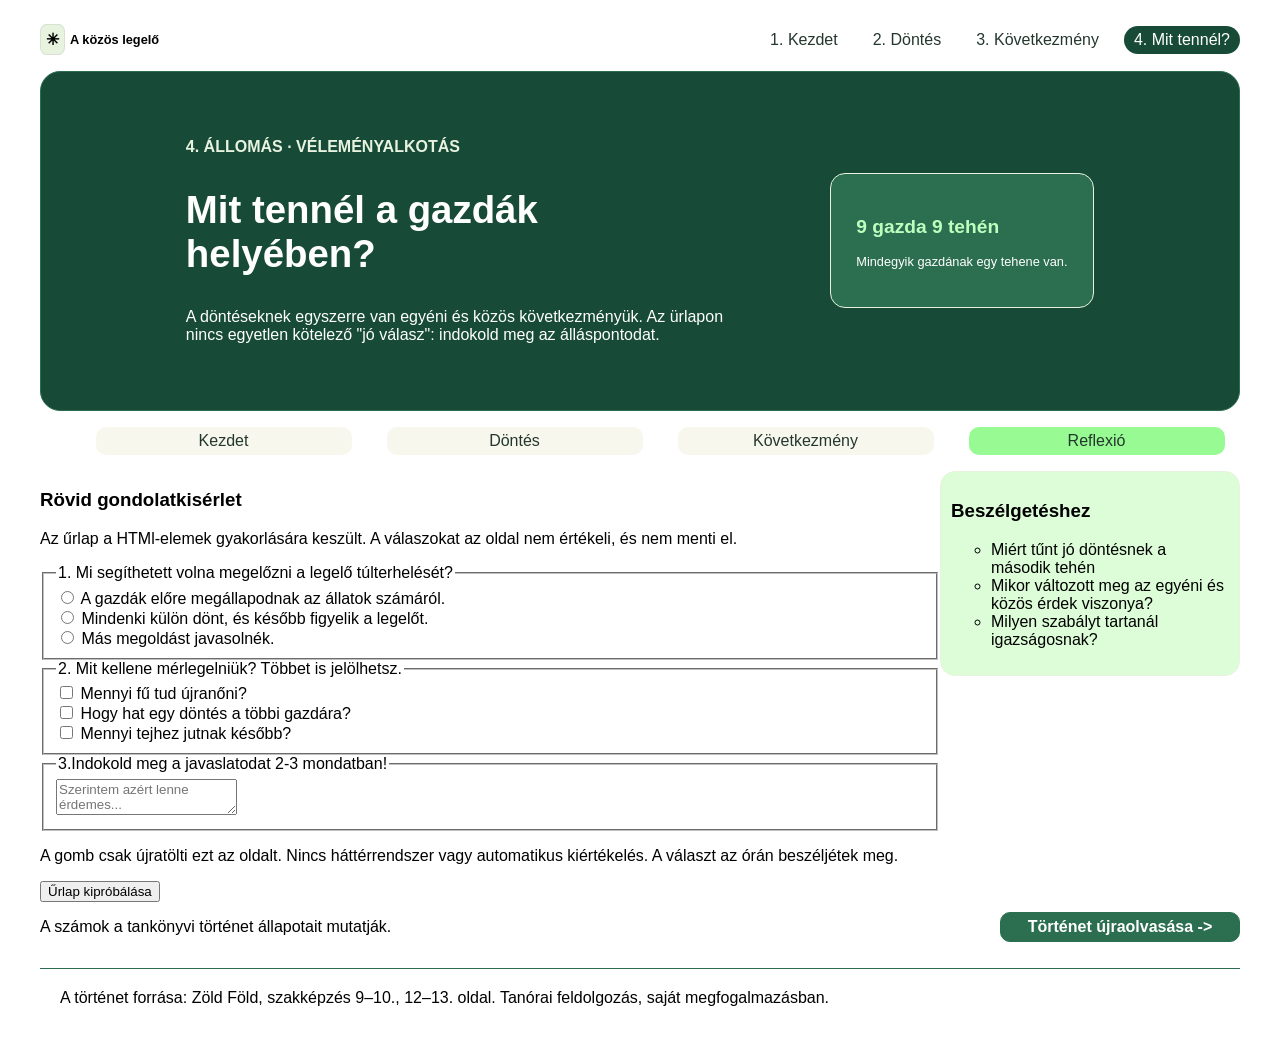
<file: urlap.html>
<!DOCTYPE html>
<html lang="hu">
  <head>
    <meta charset="UTF-8" />
    <meta name="viewport" content="width=device-width, initial-scale=1.0" />
    <title>A közös legelő</title>
    <meta
      name="keywords"
      content="oldal,brutal,gyilkos,megol,vege,soha,tobbet"
    />
    <meta
      name="description"
      content="gyilkos orai gyakorlo feladat, a vegzet kezdete, halal"
    />
    <link rel="stylesheet" href="main.css" />
    <link rel="stylesheet" href="flex_elrendezes.css" />
  </head>
  <body>
    <main>
      <header>
        <div id="logo">
        <p>✳</p>
        <h1>A közös legelő</h1>
    </div>
        <nav id="felso_navigacio">
          <ul>
            <li ><a href="" >1. Kezdet</a></li>
            <li><a href="index.html">2. Döntés</a></li>
            <li><a href="">3. Következmény</a></li>
            <li class="active"><a href="urlap.html" class="active">4. Mit tennél?</a></li>
          </ul>
        </nav>
      </header>
      <section id="felso_section">
        <div id="allomas">
          <p class="zoldszoveg">4. állomás · véleményalkotás</p>
          <h1 class="nagyobb">Mit tennél a gazdák helyében?</h1>
          <p>
            A döntéseknek egyszerre van egyéni és közös következményük. Az ürlapon nincs egyetlen kötelező "jó válasz": indokold meg az álláspontodat.
          </p>
        </div>
        <div id="szoveg_headerben">
          <h1>9 gazda 9 tehén</h1>
          <p>Mindegyik gazdának egy tehene van.</p>
        </div>
      </section>
      <nav id="also_navigacio">
        <ul>
          <li class="sima_also"><a href="">Kezdet</a></li>
          <li class="sima_also"><a href="">Döntés</a></li>
          <li class="sima_also"><a href="">Következmény</a></li>
          <li class="active_also"><a href="">Reflexió</a></li>
        </ul>
      </nav>

      <article>
        <section id="nagy_section">
            <form>
            <h1>Rövid gondolatkisérlet</h1>
            <p>Az űrlap a HTMl-elemek gyakorlására keszült. A válaszokat az oldal nem értékeli, és nem menti el.</p>
            <fieldset>
                <legend>1. Mi segíthetett volna megelőzni a legelő túlterhelését?</legend>
                <div id="radio_valasztas">
                    <div>
                    <input type="radio" name="valasztas" id="allatok_szama">
                    <label for="allatok_szama">A gazdák előre megállapodnak az állatok számáról.</label>
                    </div>
                    <div>
                    <input type="radio" name="valasztas" id="legelo">
                    <label for="legelo">Mindenki külön dönt, és később figyelik a legelőt.</label>
                    </div>
                    <div>                    
                    <input type="radio" name="valasztas" id="mas_megoldas">
                    <label for="mas_megoldas">Más megoldást javasolnék.</label>
                    </div>
                </div>
            </fieldset>
            <fieldset>
                <legend>2. Mit kellene mérlegelniük? Többet is jelölhetsz.</legend>
                <div id="valasztos">
                    <div>
                    <input type="checkbox" name="fu_ujrano" id="fu_ujrano">
                    <label for="fu_ujrano">Mennyi fű tud újranőni?</label>
                    </div>
                    <div>
                    <input type="checkbox" name="hatas" id="hatas">
                    <label for="hatas">Hogy hat egy döntés a többi gazdára?</label>
                    </div>
                    <div>                    
                    <input type="checkbox" name="tej" id="tej">
                    <label for="tej">Mennyi tejhez jutnak később?</label>
                    </div>

                </div>
            </fieldset>
            <fieldset>
                <legend>3.Indokold meg a javaslatodat 2-3 mondatban!</legend>
                <div>
                <textarea name="javaslat" id="javaslat" placeholder="Szerintem azért lenne érdemes..."></textarea>
                </div>
            </fieldset>
            <p>A gomb csak újratölti ezt az oldalt. Nincs háttérrendszer vagy automatikus kiértékelés. A választ az órán beszéljétek meg.</p>
            <input type="submit" value="Űrlap kipróbálása">
        </form>
        </section>
        <section id="kis_section">
          <h1>Beszélgetéshez</h1>
          <ul>
            <li>Miért tűnt jó döntésnek a második tehén</li>
            <li>Mikor változott meg az egyéni és közös érdek viszonya?</li>
            <li>Milyen szabályt tartanál igazságosnak?</li>
          </ul>
        </section>
        <div id="article_szovegek">
          <p>A számok a tankönyvi történet állapotait mutatják.</p>
          <a href="#" id="mitortenikezutan">Történet újraolvasása -></a>

        </div>
      </article>
      <footer>
        <p>
          A történet forrása: Zöld Föld, szakképzés 9–10., 12–13. oldal. Tanórai
          feldolgozás, saját megfogalmazásban.
        </p>
      </footer>
    </main>
  </body>
</html>
</file>
<file: main.css>
:root { --ink: #24372d; --green: #2c6e50; --dark: #174b38; --mint: #e8f3df; --cream: #f7f7ee; --line: #d6e1d1; --orange: #d77939; --white: #fff; }

* {
    box-sizing: border-box;
    font-family: 'Segoe UI', Tahoma, Geneva, Verdana, sans-serif;
}

main {
    max-width: 1200px;
    margin: auto;
}

a {
    text-decoration: none;
    color: var(--ink);
}

li {
    list-style-type: none;
}

#felso_section {
    border: var(--green) 1px solid;

}

.section_doboz {
    background-color: var(--mint);  
    width: 15vw;
    border-radius: 10px;
    padding: 8px;
}
.section_doboz h1 {
    color: var(--dark);
}
#logo h1 {
    font-size: 1vw;
    font-weight: bold;
}

#logo p {
    padding: 5px;
    border: var(--line) 1px solid;
    background-color: var(--mint);
    border-radius: 25%;
    font-weight: bolder;
}

#felso_navigacio li {
    padding: 5px;
}

#felso_navigacio a {
    padding: 5px;
}
.active {
    color: white;
    background-color: #174b38;

    border-radius: 15px;
}

#felso_section {
    background-color: #174b38;
    border-radius: 20px;
    color: white;
    padding: 50px;
}

.zoldszoveg {
    font-weight: bold;
    text-transform: uppercase;
    color: var(--mint);
}

#szoveg_headerben {
    border: 1px solid var(--mint);
    border-radius: 15px;
    padding: 2vw;
    background-color: var(--green);
    font-size: 1vw;
}
#szoveg_headerben h1 {
    font-weight: bold;
    color: rgb(190, 255, 190);
    

}
.nagyobb {
    font-size: 3vw;
}
.sima_also {
    background-color: var(--cream);
    
}

#also_navigacio li {
    width: 20vw;
    padding: 5px;
    border-radius: 10px;
    text-align: center;
}

.active_also {
    background-color: rgb(151, 250, 147);
}

#kis_section {
     border: 1px solid var(--mint);
     padding: 10px;
     border-radius: 15px;
     background-color: rgb(220, 253, 215);
}

.kis_section_doboz {
    border-radius: 15px;
    border-left: 3px solid var(--green);
    background-color: var(--cream);
    padding: 5px;
    margin-top: 10px;
}

.kis_section_doboz h1 {
    font-weight: bold;
}

#gondold_vegig {
    padding: 15px;
    border-left: rgb(145, 2, 2) 3px solid;
    background-color: rgb(248, 220, 168);
}

#kepek {
    border: 1px solid var(--mint);
    background: linear-gradient(
        to bottom,
        rgb(240, 251, 255)50%,
        rgb(177, 229, 175) 50%
    );
}



#kepek img{
    border-radius: 10px;
    width: 5vw;
}

#kepszulo {
    padding: 10px;
}


#kis_section li {
    list-style: circle  ;
}
</file>
<file: flex_elrendezes.css>
header {
    display: flex;
    align-items: center;
    flex-wrap: wrap;
    justify-content: space-between;

}

#felso_navigacio ul {
    display: flex;
    flex-direction: row;
    gap: 15px;

}

#felso_section {
    display: flex;
    justify-content: space-evenly;
    align-items: center;
}

#allomas {
    flex: 0 1 50%;
}

#also_navigacio ul {
    display: flex;
    justify-content: center;
    flex-direction: row;
    gap: 35px;
}

article {
    display: flex;
    flex-direction: row;
    flex-wrap: wrap;
}

#nagy_section {
    flex: 0 0 75%;
}

#kis_section {
    flex: 0 0 25%;
    align-self: flex-start;
}



#article_szovegek p {
    flex: 0 0 100%;
    
}



#kepek {
    flex: 0 0 100%;
}



#section_doboz_tarolo {
    flex: 0 0 100%;
    display: flex;
    justify-content: space-evenly;
}

#logo {
    display: flex;
    align-items: center;
    gap: 5px;
}

#kepek {
    display: flex;
    flex-direction: row;
    flex-wrap: wrap;
    justify-content: center;
    min-height: 200px;
    align-items: center;

}

#article_szovegek {
    display: flex;
    flex-direction: row;
    justify-content: space-between;
    flex: 0 0 100%;
    align-items: center;
}

#article_szovegek p {
    flex: 0 0 80%;
}
#mitortenikezutan {
    flex: 0 0 20%;
    font-weight: bold;
    color: white;
    background-color: var(--green);
    padding: 5px;
    border-radius: 10px;
    border: 1px solid var(--green);
    text-align:center;
    white-space: nowrap;
    

}

footer p {
    border-top: 1px solid var(--green);
    padding: 20px;
}

@media screen and (max-width:950px) {
    #nagy_section {
        flex: 0 0 100%;
    }
    #kis_section {
        flex: 0 0 100%;
    }
    #felso_navigacio {
        flex: 0 0 100%;
    }
    
    #felso_navigacio ul {
        flex-direction: column;
        align-items: center;

    }
    #also_navigacio ul {
        flex-direction: column;
        align-items: center;
    }
    #szoveg_headerben {
        font-size: 2vw;
    }
    #logo {
        flex: 0 0 100%;
    }
    #logo h1, #logo img {
        font-size: 3vw;

    }
    #section_doboz_tarolo {
        flex-direction: column;
        align-items: center;
        gap: 20px;
        text-align: center;
    }
    #article_szovegek {
        flex-direction: column;

    }
    footer {
        margin-top: 15vw;
    }   

}
</file>
